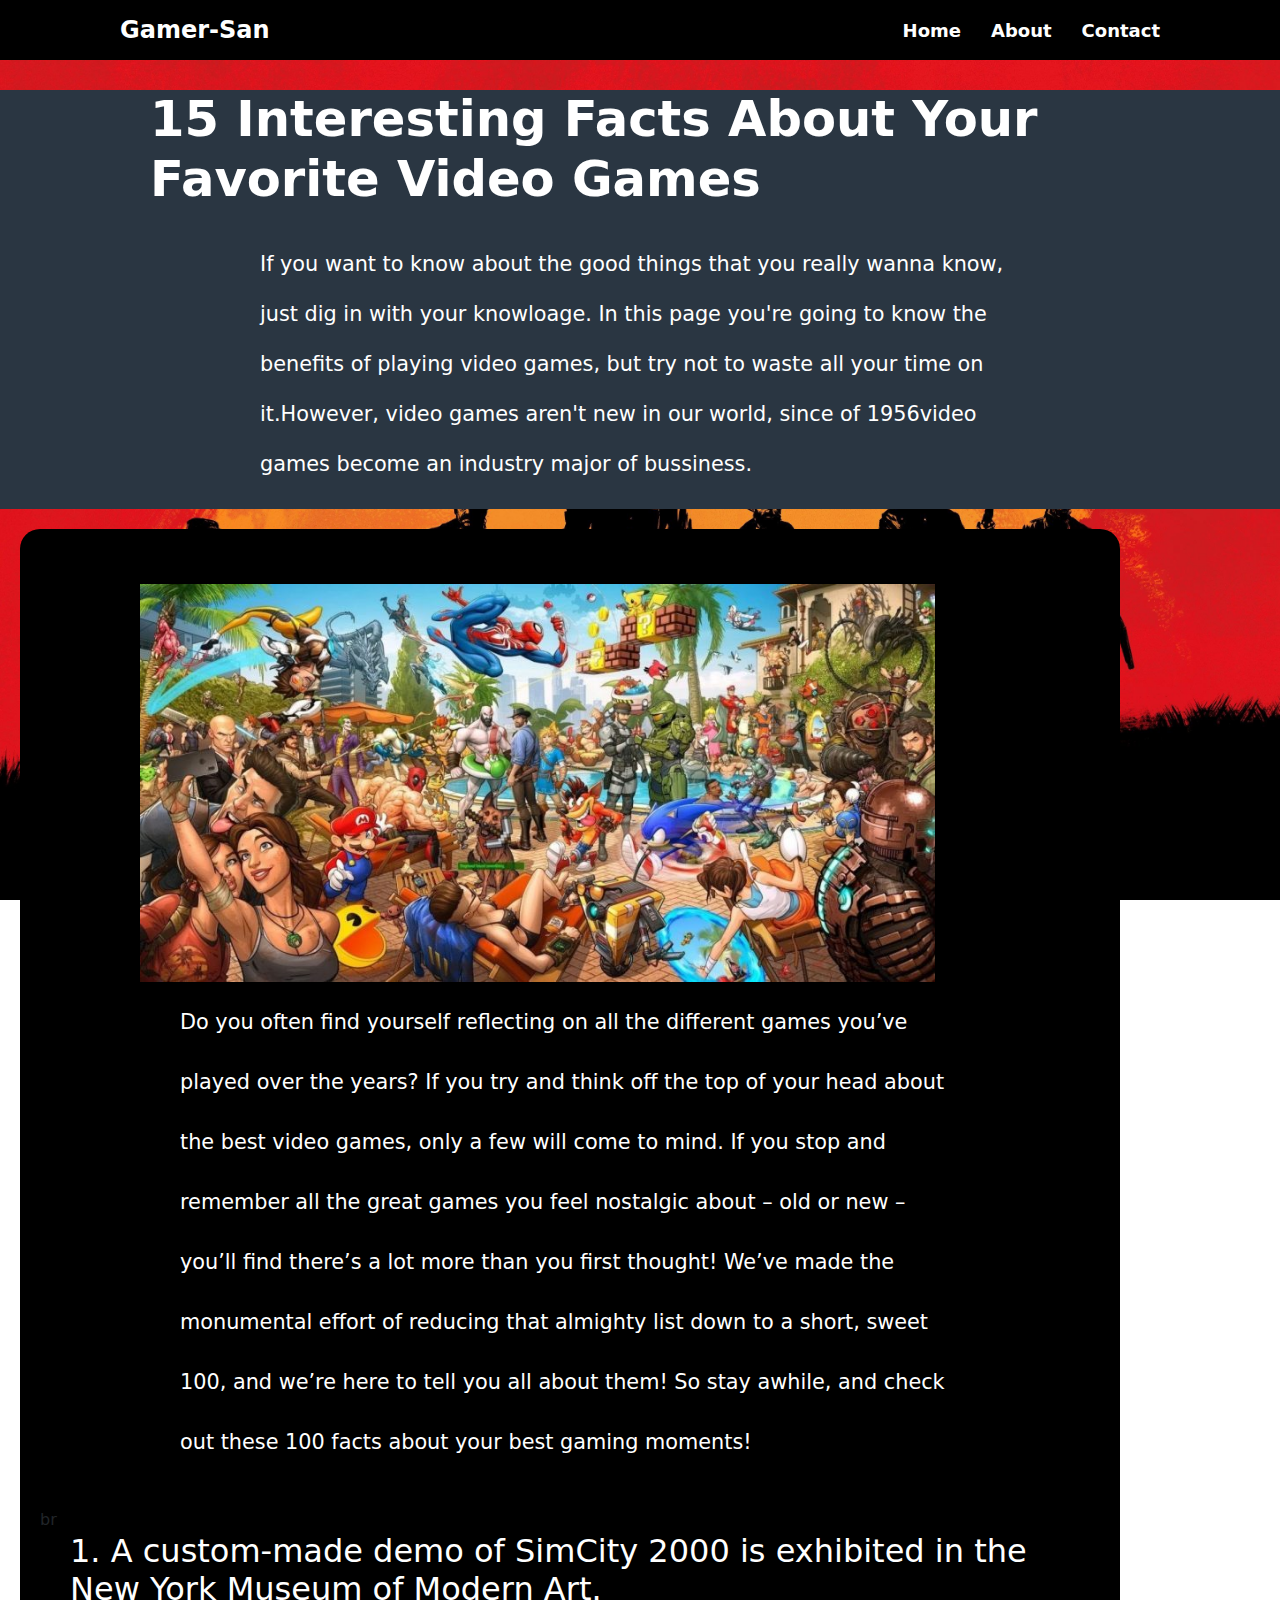
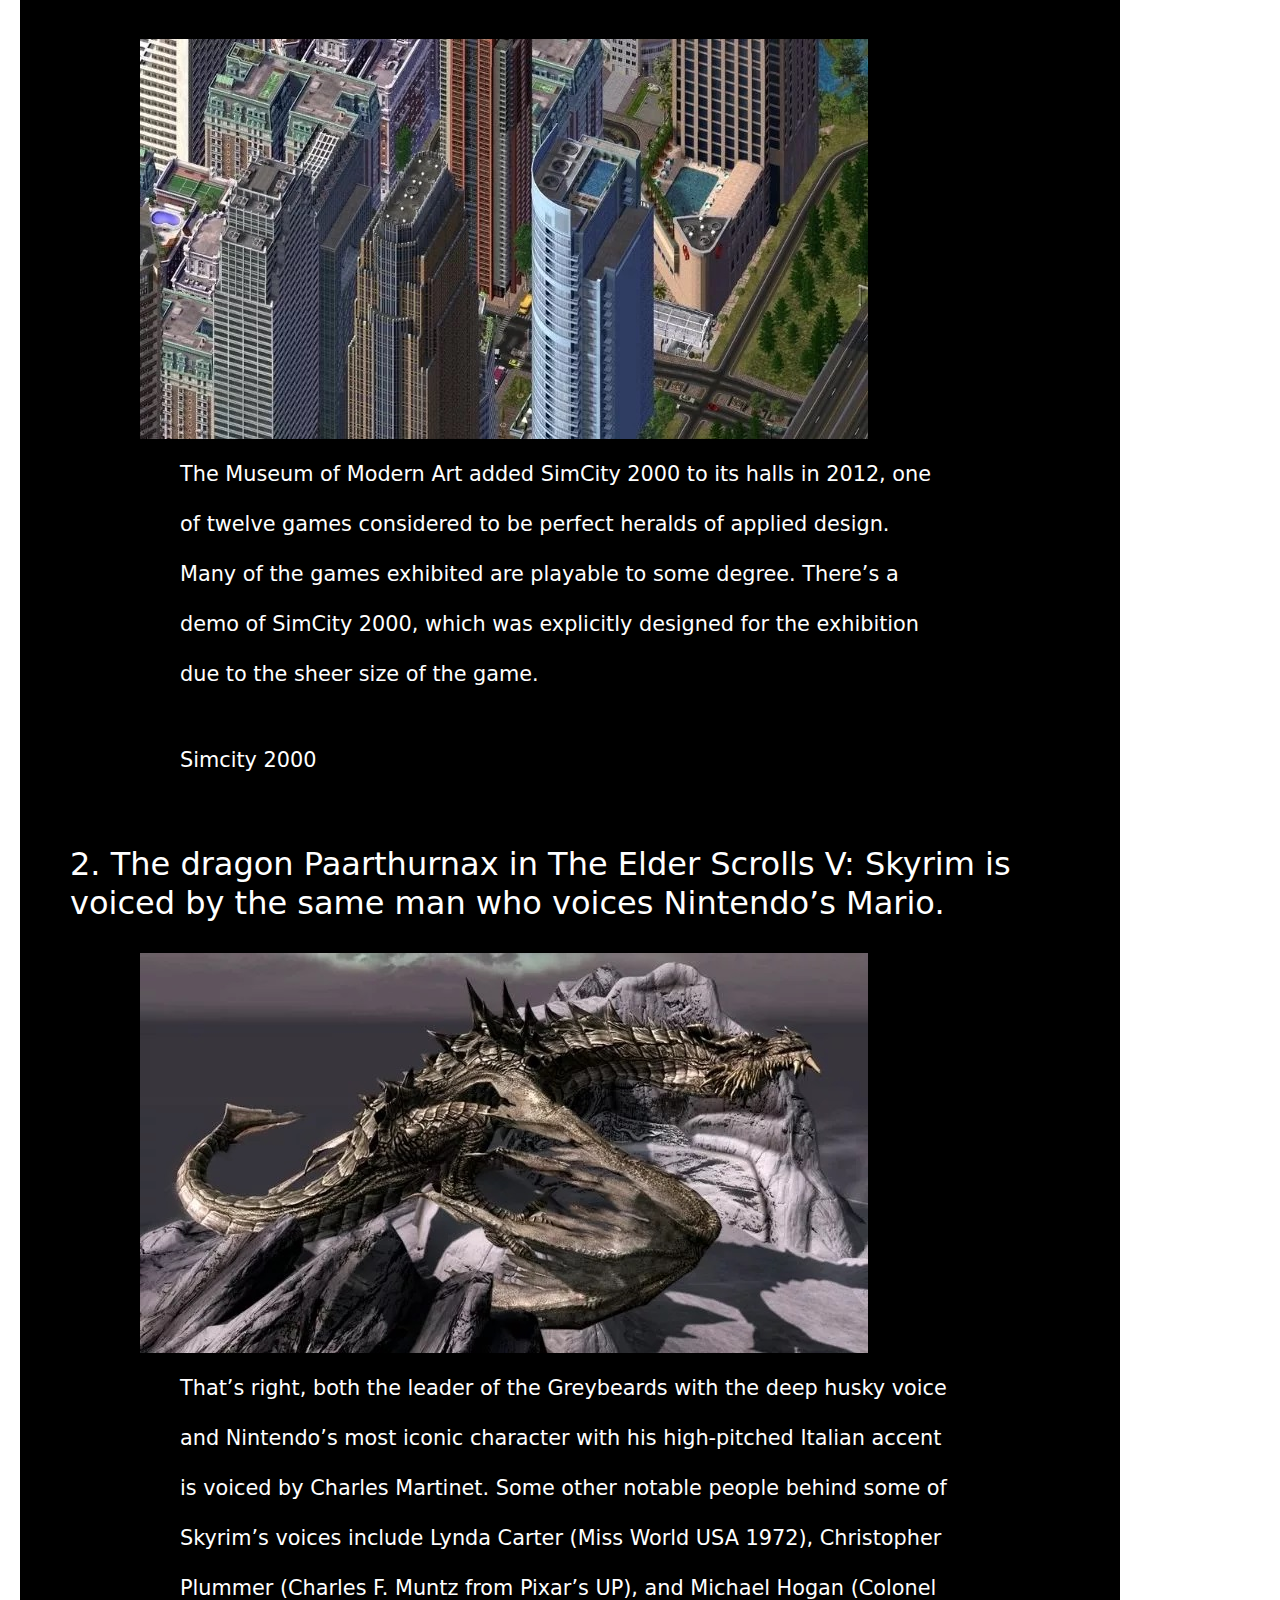
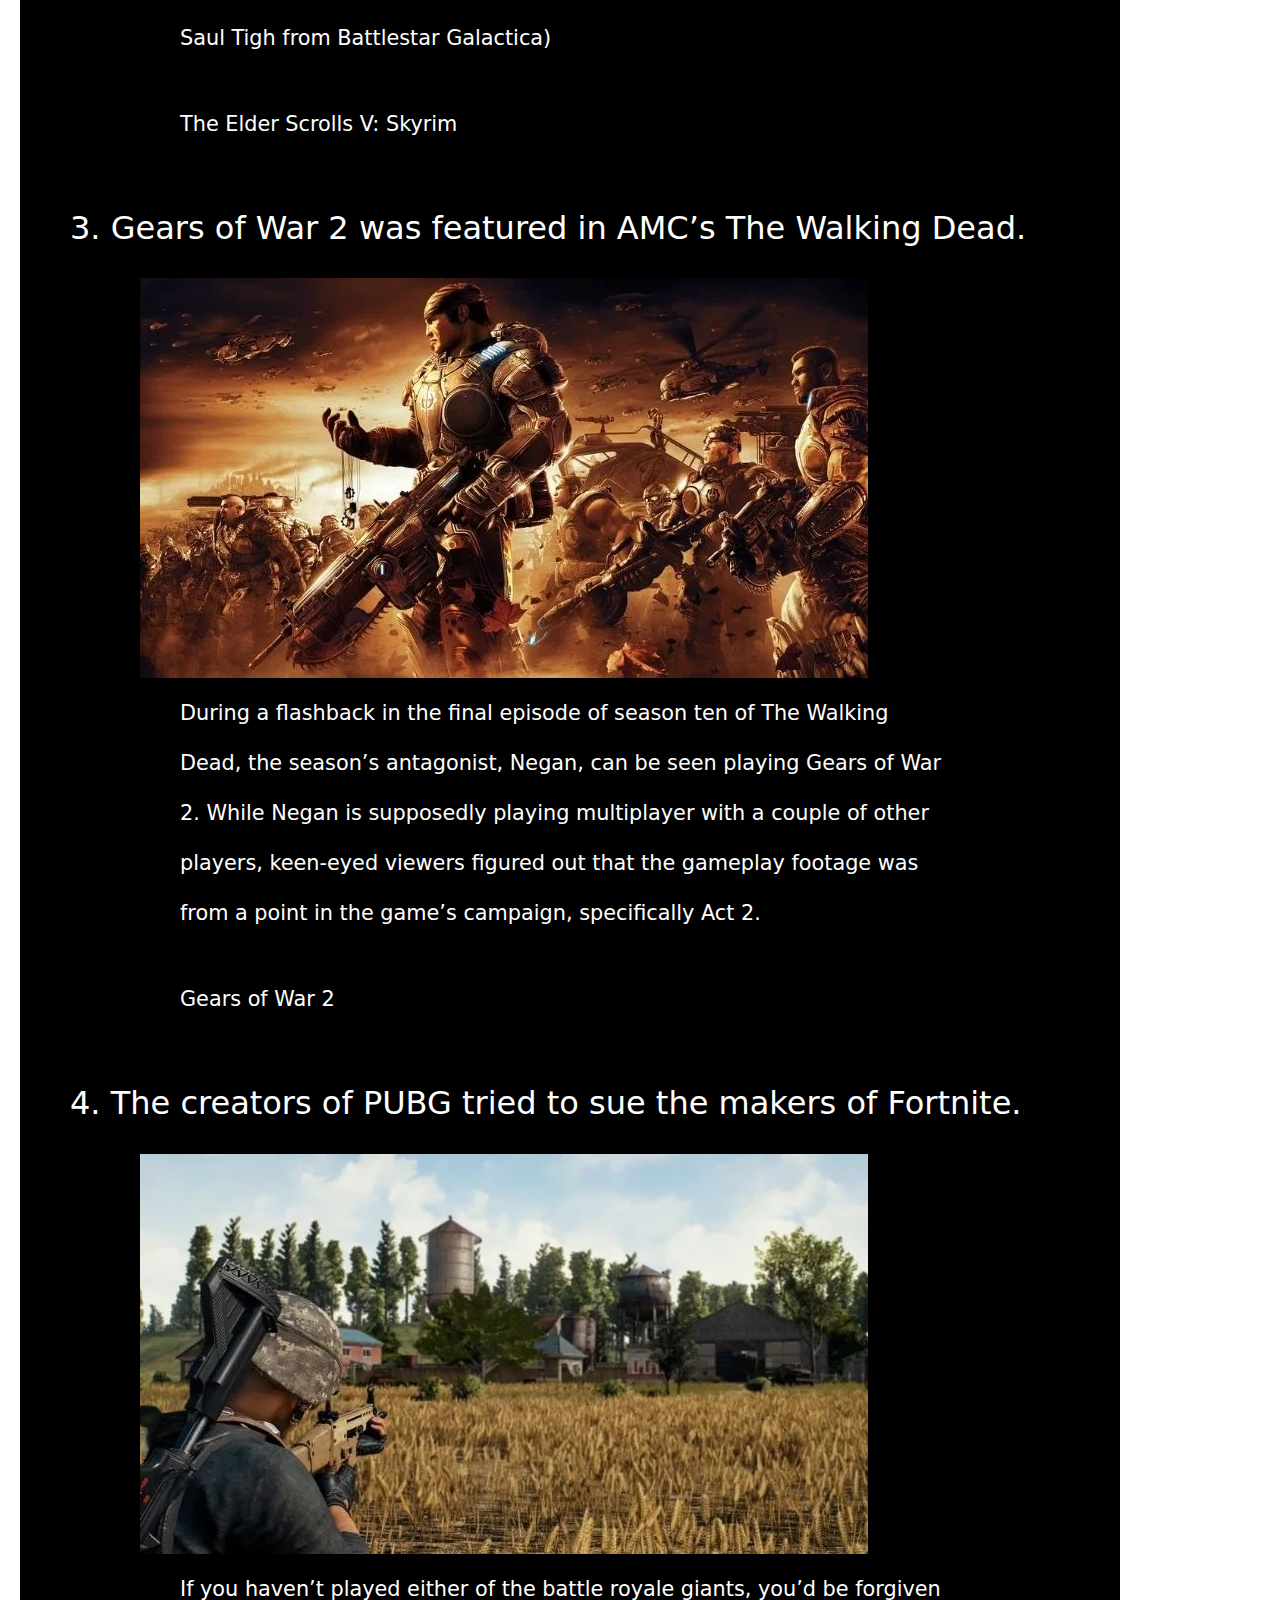
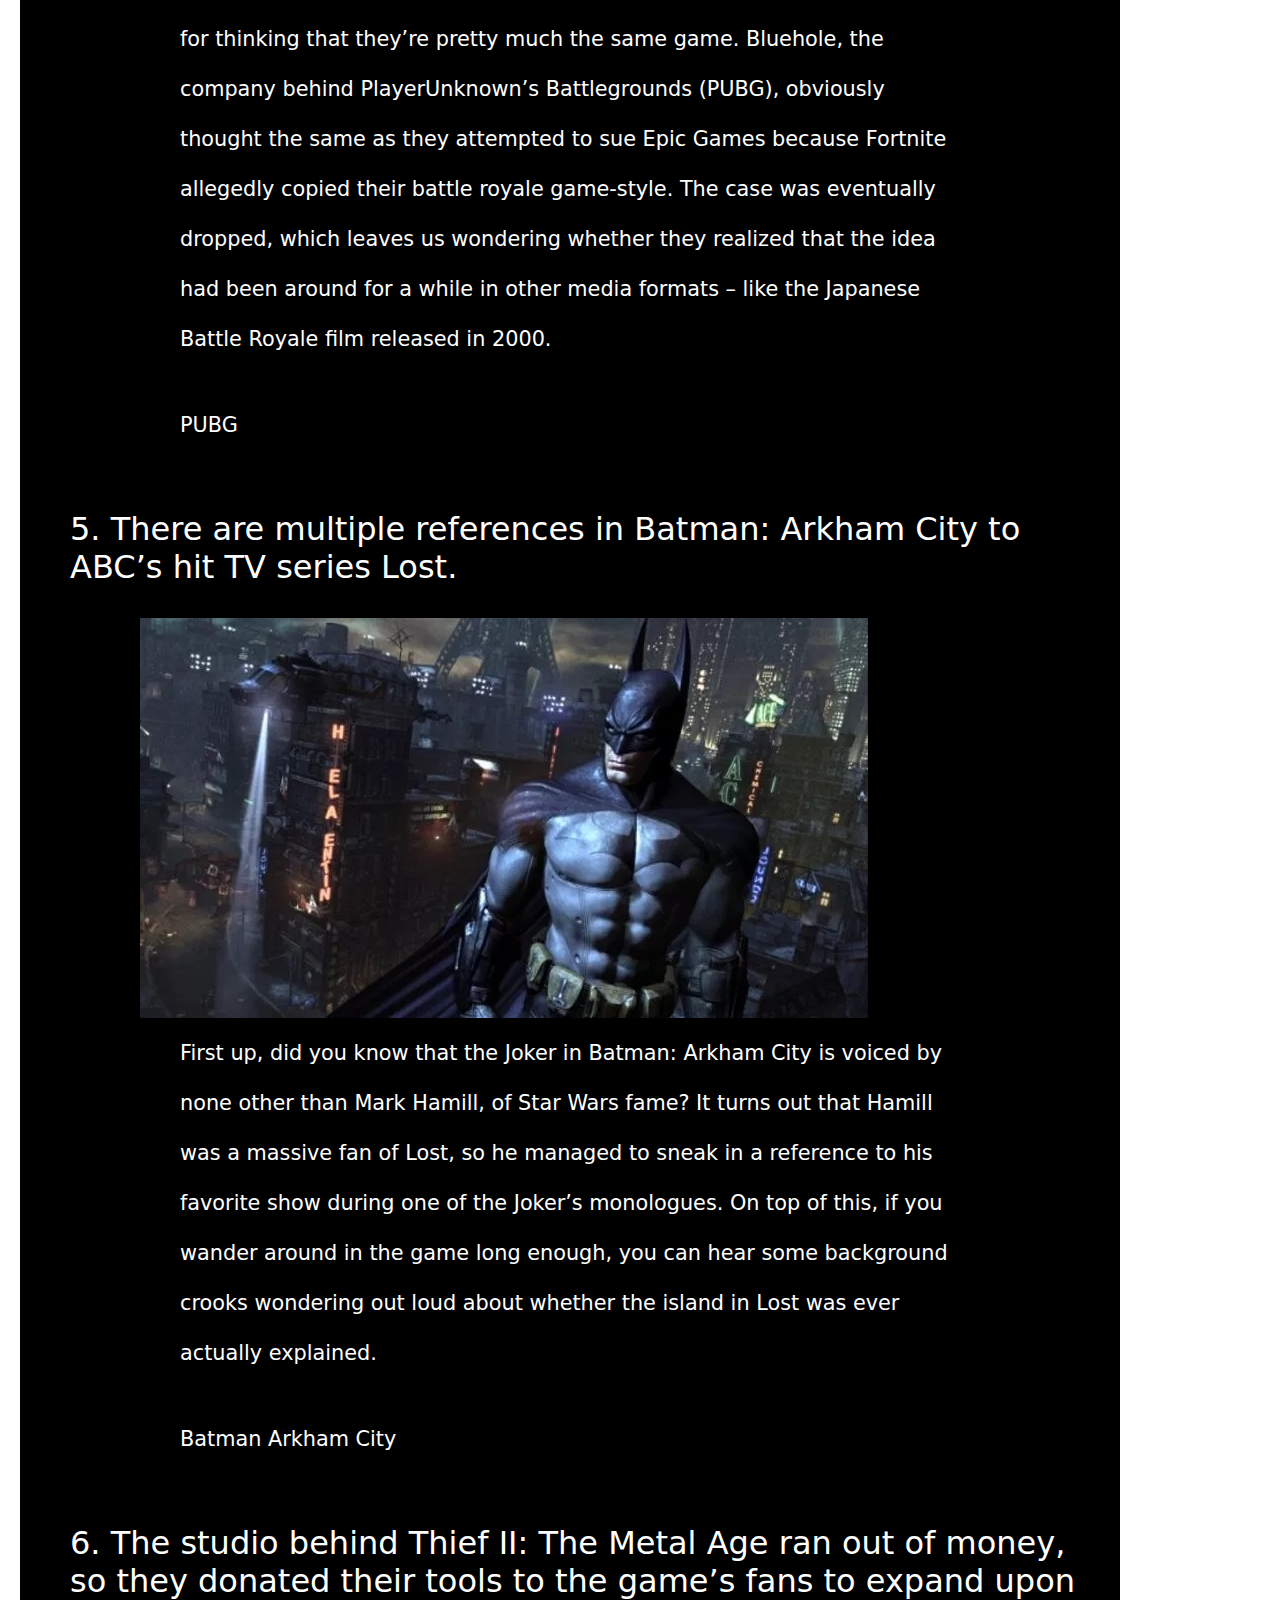
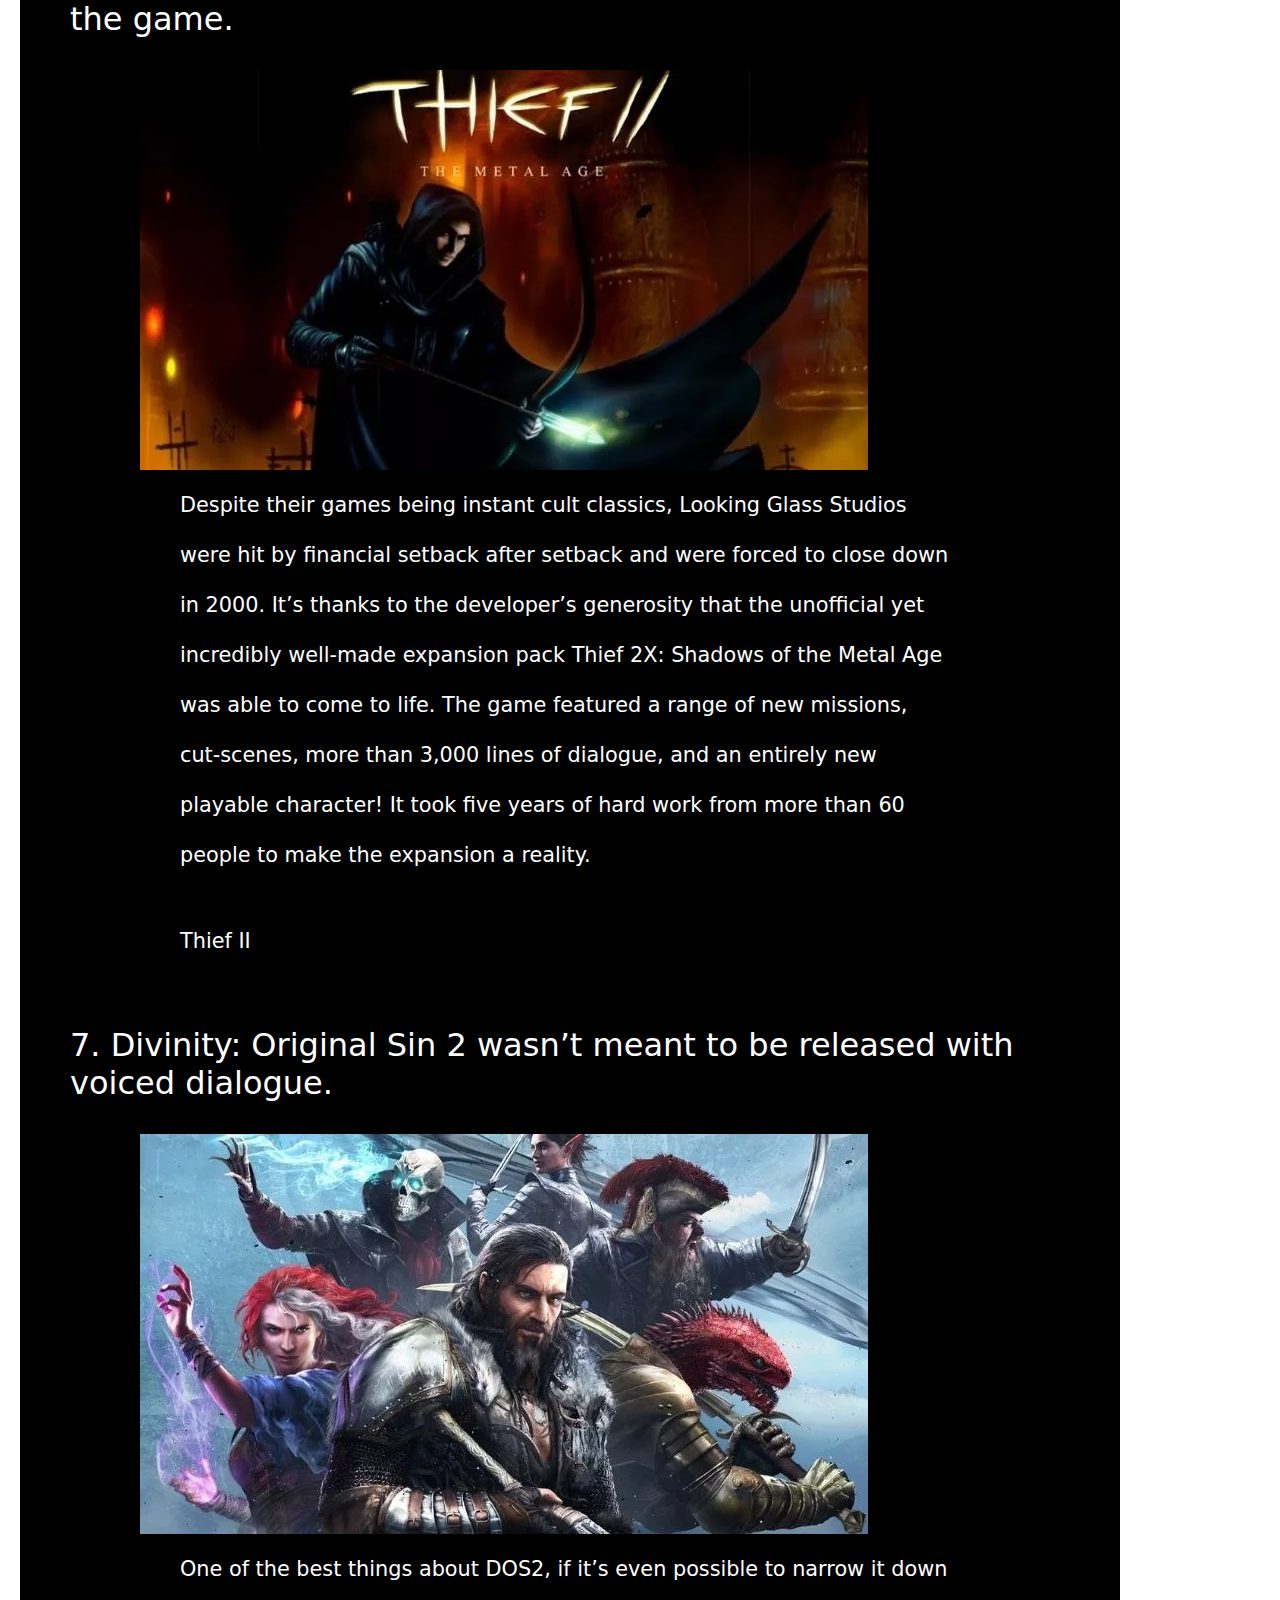
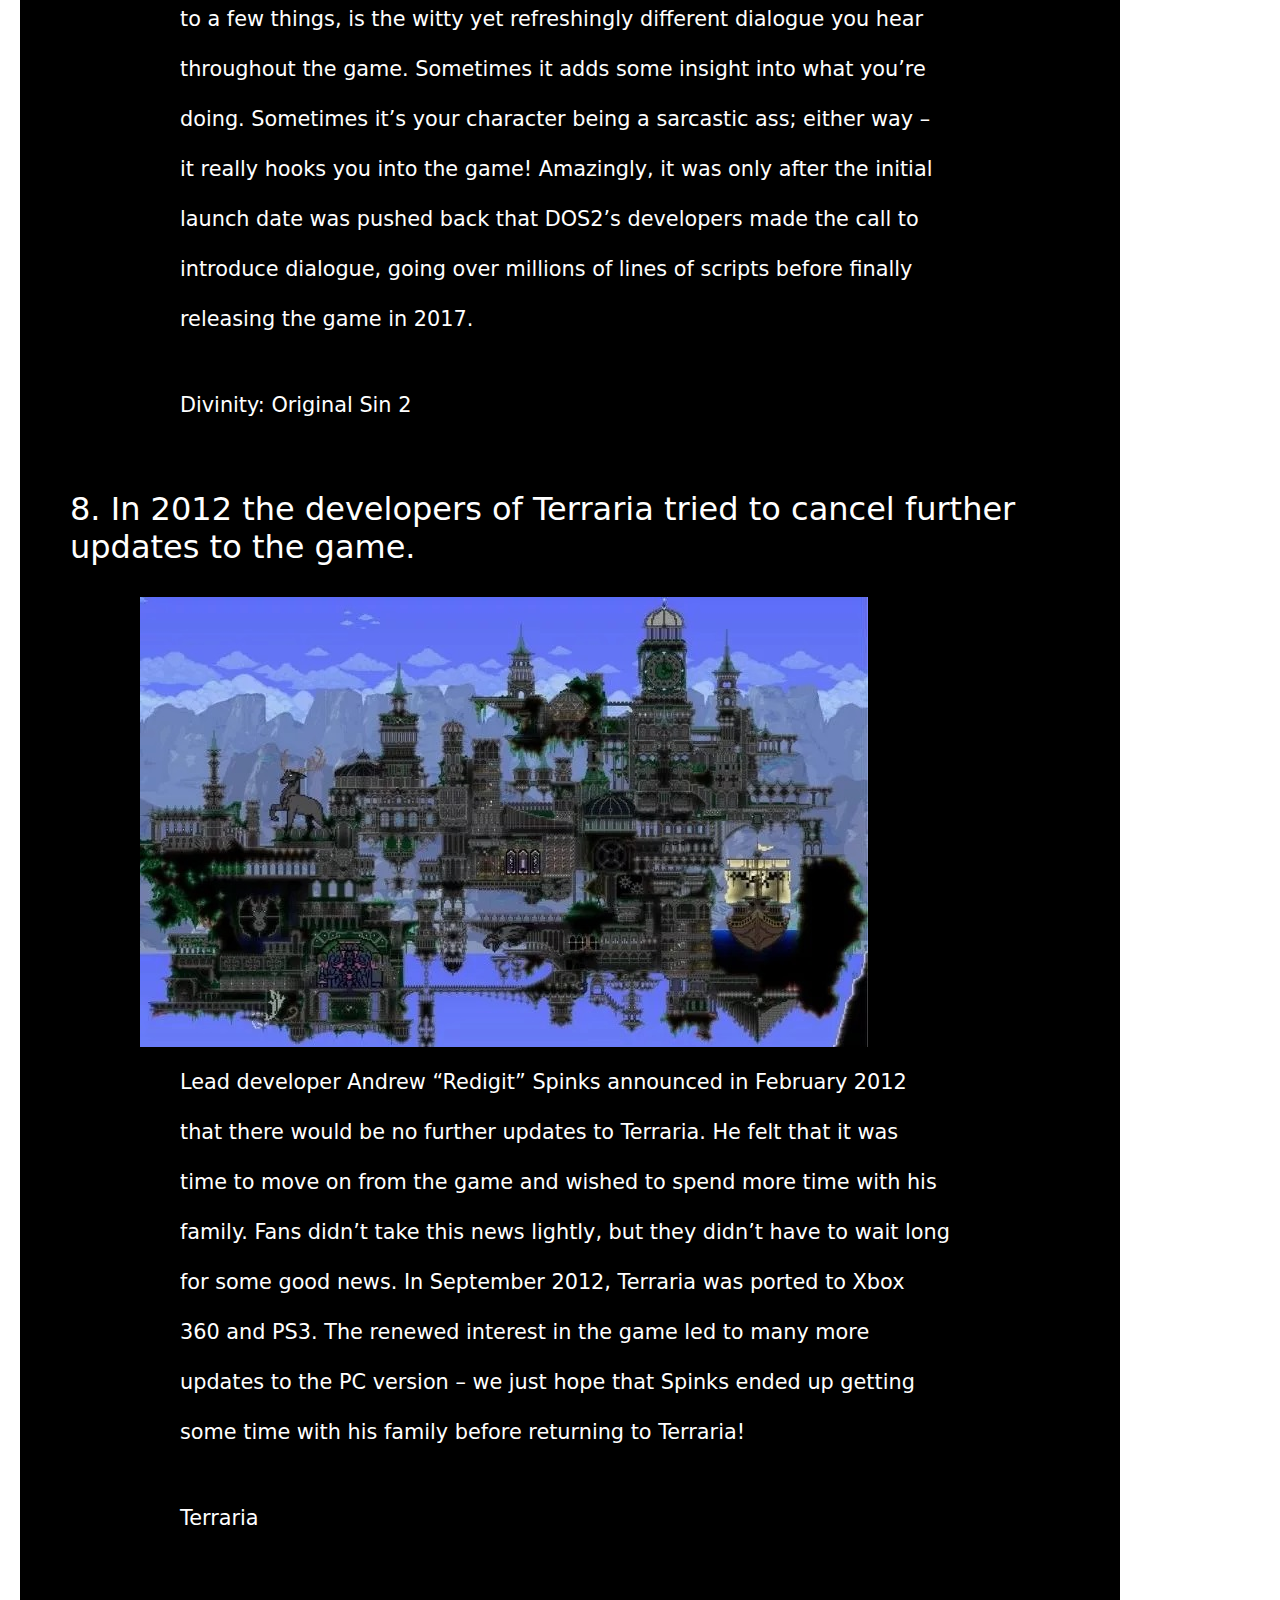
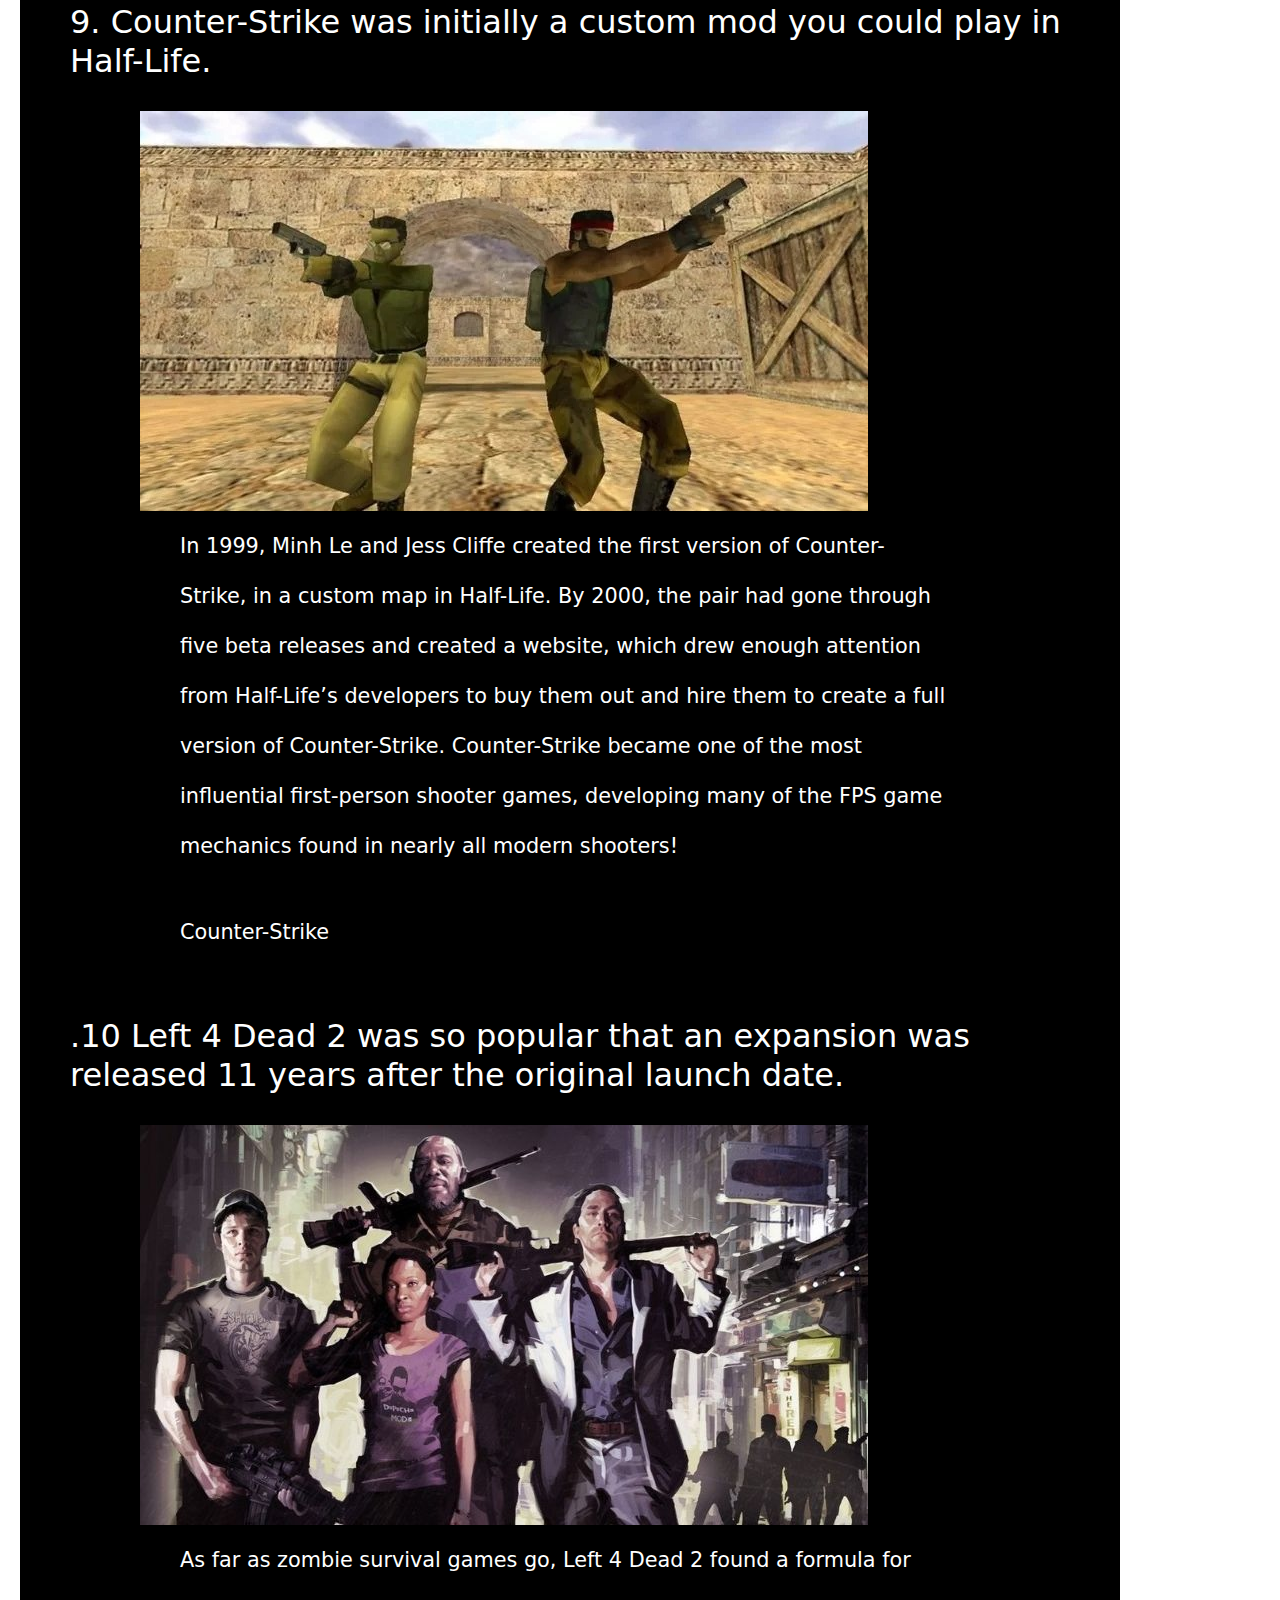
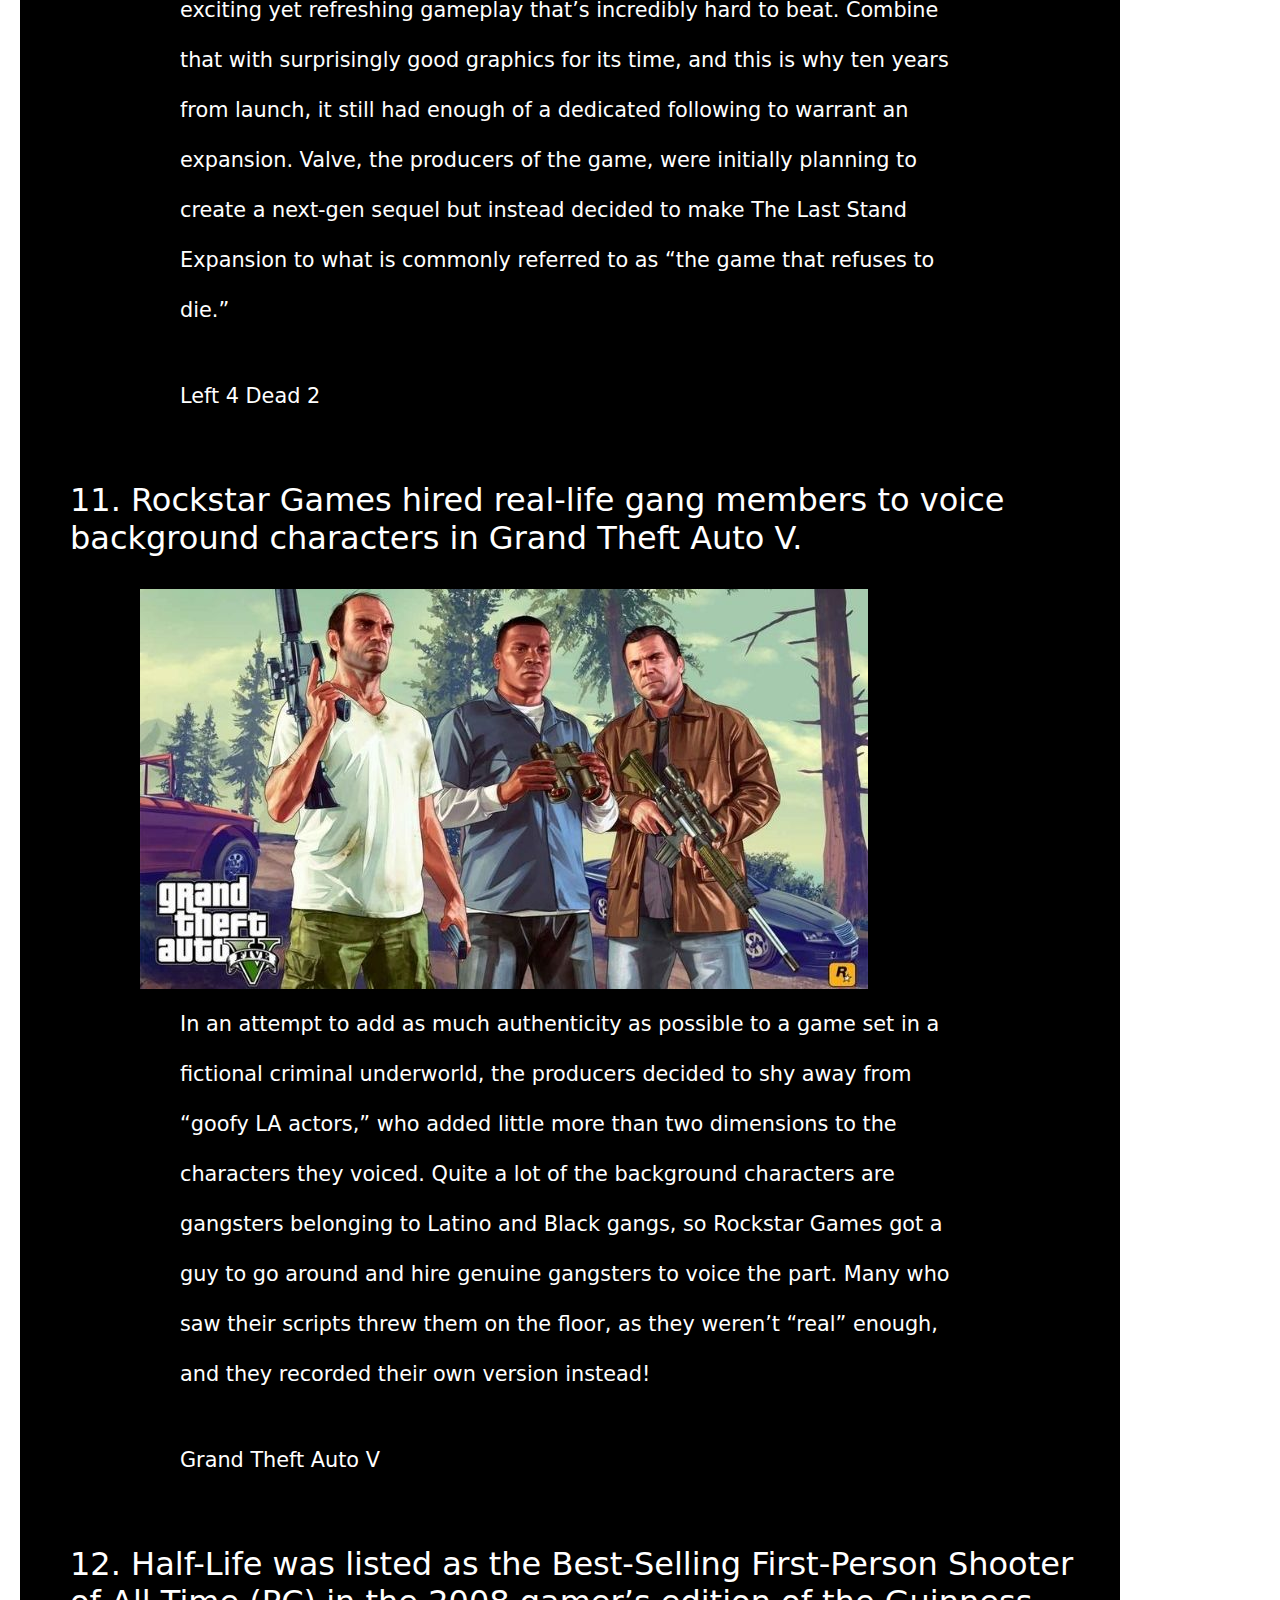
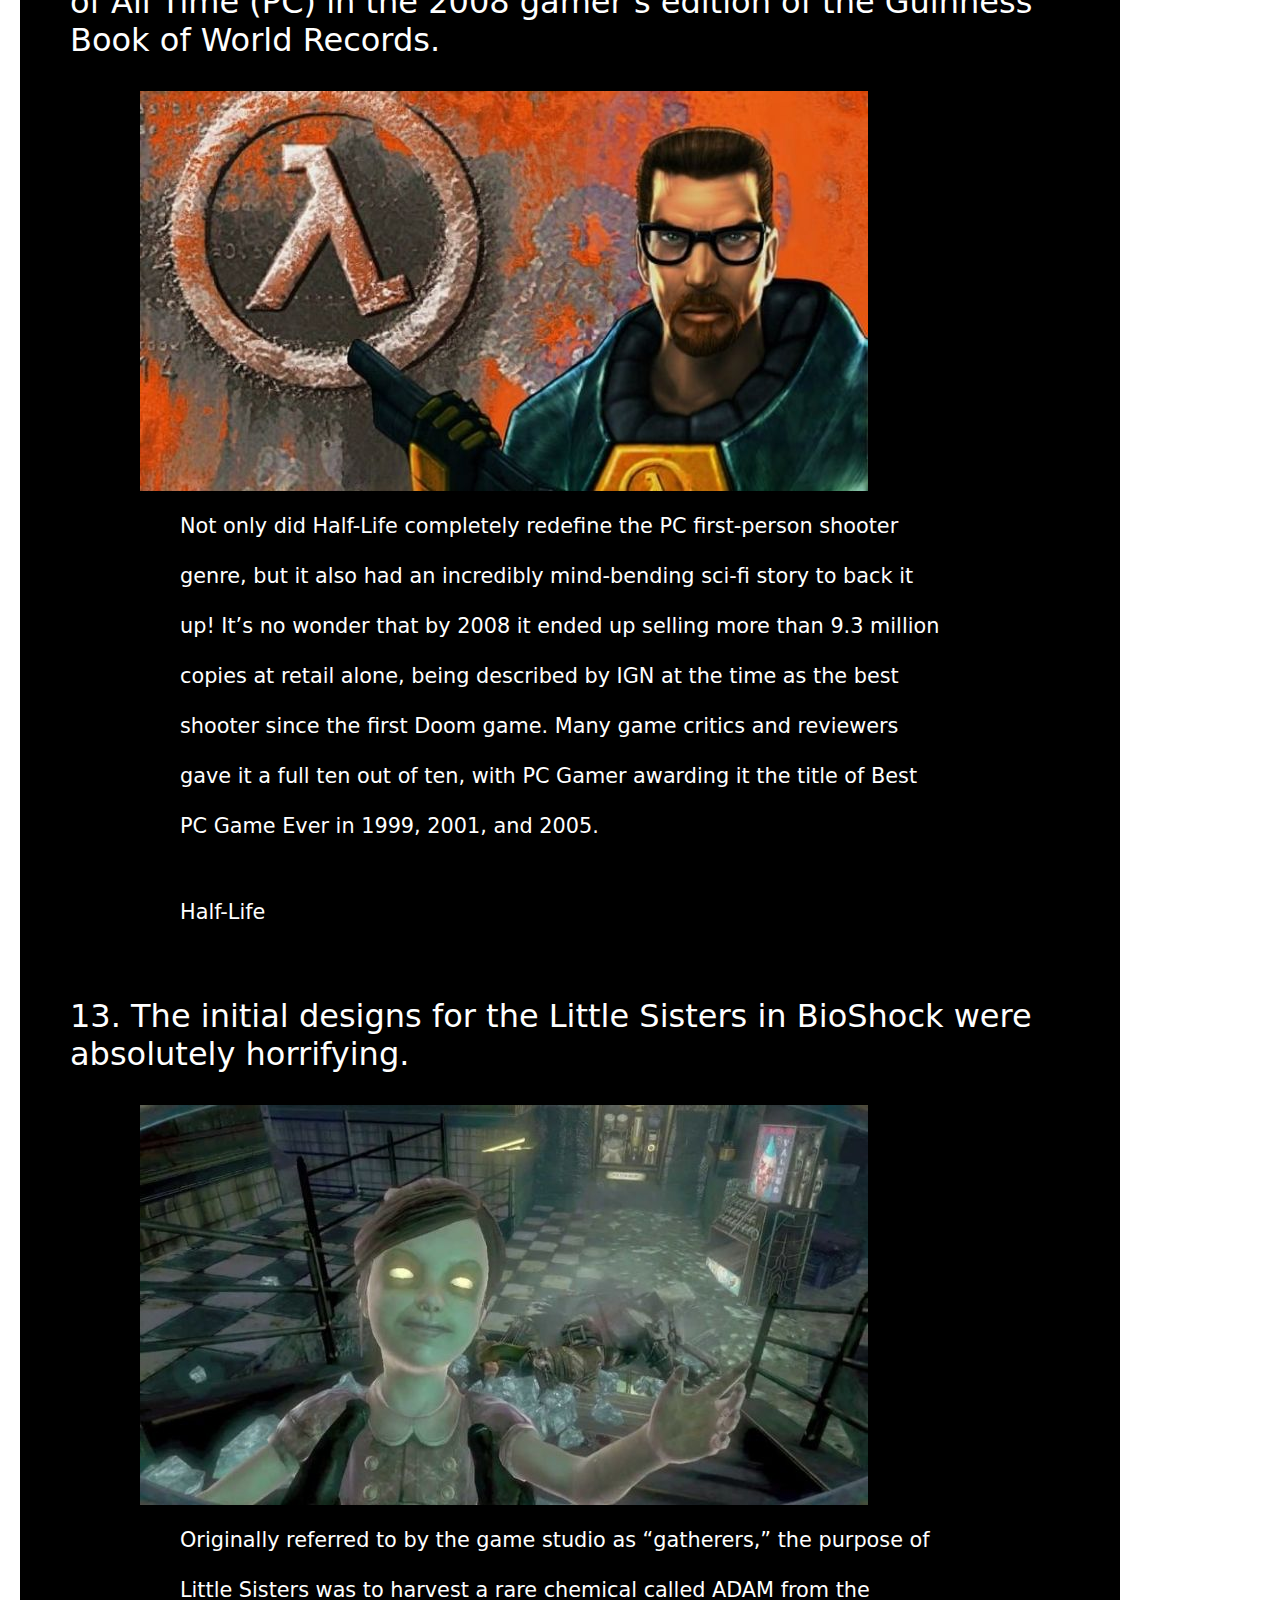
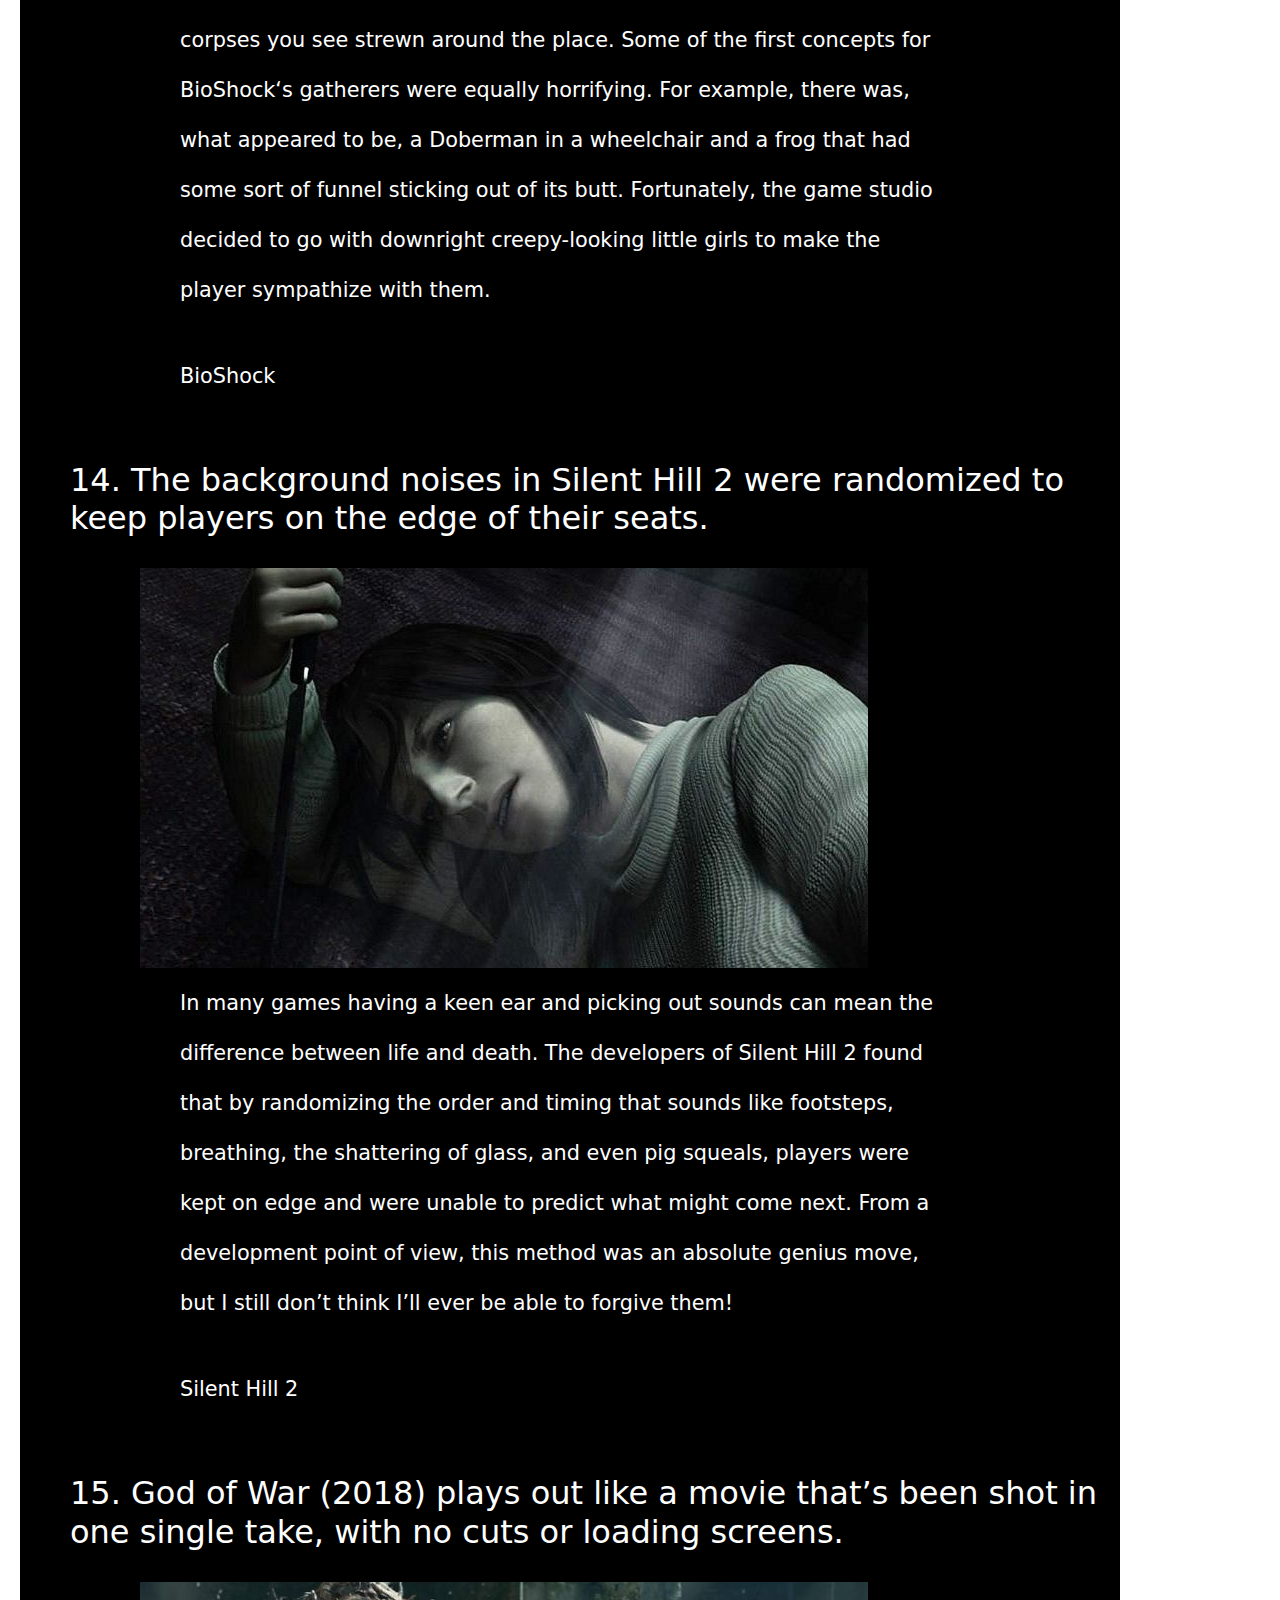
<file: index.html>
<!DOCTYPE html>
<html lang="en">
<head>
    <meta charset="UTF-8">
    <link rel="stylesheet" href="https://cdn.jsdelivr.net/npm/bootstrap@5.2.0/dist/js/bootstrap.bundle.min.js">
    <link rel="stylesheet" href="https://cdn.jsdelivr.net/npm/bootstrap@5.2.0/dist/css/bootstrap.min.css">
    <meta http-equiv="X-UA-Compatible" content="IE=edge">
    <meta name="viewport" content="width=device-width, initial-scale=1.0">
    <title>15 interesting Facts That You Have To Read About</title>
    <link rel="stylesheet" href="style.css">
</head>
<body>
    <nav class="navbar">
        <div class="container">
            <div class="logo">Gamer-San</div>
            <ul class="nav">
                <li>
                    <a href="Home.html">Home</a>
                </li>
                <li>
                    <a href="About.html">About</a>
                </li>
                <li>
                    <a href="Contact.html">Contact</a>
                </li>
            </ul>
        </div>
        
    </nav>

    <header class="header">
        <div class="container">
            <div>
                <h1> 15 Interesting Facts About Your Favorite Video Games</h1>
                <p>
                    If you want to know about the good things that you really wanna know, just dig in with your knowloage.

                    In this page you're going to know the benefits of playing video games, but try not to waste all your time on it.However, 
                    video games aren't new in our world, since of 1956video games become an industry major of bussiness.  
                </p>
            </div>
        </div>
    </header>

    <section class="a">
        <div class="container">
            <div class="box">
                <br>
                <img src="./Images/Background title.jpg" alt="">
                <p>
                    Do you often find yourself reflecting on all the different games you’ve played over the years?

                    If you try and think off the top of your head about the best video games, only a few will come to mind.

                    If you stop and remember all the great games you feel nostalgic about – old or new – you’ll find there’s a lot more than you first thought!

                    We’ve made the monumental effort of reducing that almighty list down to a short, sweet 100, and we’re here to tell you all about them!

                    So stay awhile, and check out these 100 facts about your best gaming moments! 
                </p>
                
            </div>
            br
            <div class="b">
                <h2> 1. A custom-made demo of SimCity 2000 is exhibited in the New York Museum of Modern Art.</h2>
                <img src="./Images/fact-6-simcity.jpg" alt="simcity">
                <p>
                    The Museum of Modern Art added SimCity 2000 to its halls in 2012, one of twelve games considered to be perfect heralds of applied design.

                    Many of the games exhibited are playable to some degree.

                    There’s a demo of SimCity 2000, which was explicitly designed for the exhibition due to the sheer size of the game.
                </p>
                <p><a href="https://en.wikipedia.org/wiki/SimCity_2000#:~:text=SimCity%202000%20is%20played%20from,further%20development%20of%20the%20city." target="_blank">Simcity 2000</a></p>
                
                <br>
            </div>
            <div class="c">
                <h2> 2. The dragon Paarthurnax in The Elder Scrolls V: Skyrim is voiced by the same man who voices Nintendo’s Mario.</h2>
                <img src="./Images/fact-4-skyrim.jpg" alt="">
                <p>
                    That’s right, both the leader of the Greybeards with the deep husky voice and Nintendo’s most iconic character with his high-pitched Italian accent is voiced by Charles Martinet.

                    Some other notable people behind some of Skyrim’s voices include Lynda Carter (Miss World USA 1972), Christopher Plummer (Charles F. Muntz from Pixar’s UP), and Michael Hogan (Colonel Saul Tigh from Battlestar Galactica)
                </p>
                <p><a href="https://en.wikipedia.org/wiki/The_Elder_Scrolls_V:_Skyrim" target="_blank">The Elder Scrolls V: Skyrim</a></p>
                <br>

                <h2> 3. Gears of War 2 was featured in AMC’s The Walking Dead.</h2>
                <img src="./Images/fact-3-gears 2.jpg" alt="">
                <P>
                    During a flashback in the final episode of season ten of The Walking Dead, the season’s antagonist, Negan, can be seen playing Gears of War 2.

                    While Negan is supposedly playing multiplayer with a couple of other players, keen-eyed viewers figured out that the gameplay footage was from a point in the game’s campaign, specifically Act 2. 
                </P>
                <p><a href="https://en.wikipedia.org/wiki/Gears_of_War_2" target="_blank">Gears of War 2</a></p>
                <br>
                <h2> 4. The creators of PUBG tried to sue the makers of Fortnite.</h2>
                <img src="./Images/fact-5-pubg.jpg" alt="">
                <p>
                    If you haven’t played either of the battle royale giants, you’d be forgiven for thinking that they’re pretty much the same game.

                    Bluehole, the company behind PlayerUnknown’s Battlegrounds (PUBG), obviously thought the same as they attempted to sue Epic Games because Fortnite allegedly copied their battle royale game-style.

                    The case was eventually dropped, which leaves us wondering whether they realized that the idea had been around for a while in other media formats – like the Japanese Battle Royale film released in 2000.

                </p>
                <p><a href="https://en.wikipedia.org/wiki/PUBG:_Battlegrounds" target="_blank">PUBG</a></p>
                <br>
                <h2> 5. There are multiple references in Batman: Arkham City to ABC’s hit TV series Lost.</h2>
                <img src="./Images/fact-1-batman.jpg" alt="">
                <p>
                    First up, did you know that the Joker in Batman: Arkham City is voiced by none other than Mark Hamill, of Star Wars fame?

                    It turns out that Hamill was a massive fan of Lost, so he managed to sneak in a reference to his favorite show during one of the Joker’s monologues.

                    On top of this, if you wander around in the game long enough, you can hear some background crooks wondering out loud about whether the island in Lost was ever actually explained.
                </p>
                <p><a href="https://en.wikipedia.org/wiki/Batman:_Arkham_City" target="_blank">Batman Arkham City</a></p>
                <br>
                <h2> 6. The studio behind Thief II: The Metal Age ran out of money, so they donated their tools to the game’s fans to expand upon the game.</h2>
                <img src="/Images/fact-8-thief.jpg" alt="">
                <p>
                    Despite their games being instant cult classics, Looking Glass Studios were hit by financial setback after setback and were forced to close down in 2000.

                    It’s thanks to the developer’s generosity that the unofficial yet incredibly well-made expansion pack Thief 2X: Shadows of the Metal Age was able to come to life.

                    The game featured a range of new missions, cut-scenes, more than 3,000 lines of dialogue, and an entirely new playable character!

                    It took five years of hard work from more than 60 people to make the expansion a reality.
                </p>
                <p><a href="https://en.wikipedia.org/wiki/Thief_II" target="_blank">Thief II</a></p>
                <br>
                <h2> 7. Divinity: Original Sin 2 wasn’t meant to be released with voiced dialogue.</h2>
                <img src="./Images/fact-divinity-original-sin-9.jpg" alt="">
                <p>
                    One of the best things about DOS2, if it’s even possible to narrow it down to a few things, is the witty yet refreshingly different dialogue you hear throughout the game.

                    Sometimes it adds some insight into what you’re doing. Sometimes it’s your character being a sarcastic ass; either way – it really hooks you into the game!

                    Amazingly, it was only after the initial launch date was pushed back that DOS2’s developers made the call to introduce dialogue, going over millions of lines of scripts before finally releasing the game in 2017.
                </p>
                <p><a href="https://en.wikipedia.org/wiki/Divinity:_Original_Sin_II" target="_blank">Divinity: Original Sin 2</a></p>
                <br>
                <h2> 8. In 2012 the developers of Terraria tried to cancel further updates to the game.</h2>
                <img src="./Images/facts-7-terraria.jpg" alt="">
                <p>
                    Lead developer Andrew “Redigit” Spinks announced in February 2012 that there would be no further updates to Terraria.

                    He felt that it was time to move on from the game and wished to spend more time with his family.

                    Fans didn’t take this news lightly, but they didn’t have to wait long for some good news.

                    In September 2012, Terraria was ported to Xbox 360 and PS3. The renewed interest in the game led to many more updates to the PC version – we just hope that Spinks ended up getting some time with his family before returning to Terraria!
                </p>
                <p><a href="https://terraria.fandom.com/wiki/Terraria_Wiki" target="_blank">Terraria</a></p>
                <br>
                <h2> 9. Counter-Strike was initially a custom mod you could play in Half-Life.</h2>
                <img src="./Images/fact-counter-strike-8.jpg" alt="">
                <p>
                    In 1999, Minh Le and Jess Cliffe created the first version of Counter-Strike, in a custom map in Half-Life.
                    By 2000, the pair had gone through five beta releases and created a website, which drew enough attention from Half-Life’s developers to buy them out and hire them to create a full version of Counter-Strike.

                    Counter-Strike became one of the most influential first-person shooter games, developing many of the FPS game mechanics found in nearly all modern shooters!
                </p>
                <p><a href="https://en.wikipedia.org/wiki/Counter-Strike" target="_blank">Counter-Strike</a></p>
                <br>
                <h2> .10 Left 4 Dead 2 was so popular that an expansion was released 11 years after the original launch date.</h2>
                <img src="./Images/left 4 dead.jpg" alt="">
                <p>
                    As far as zombie survival games go, Left 4 Dead 2 found a formula for exciting yet refreshing gameplay that’s incredibly hard to beat.

                    Combine that with surprisingly good graphics for its time, and this is why ten years from launch, it still had enough of a dedicated following to warrant an expansion.

                    Valve, the producers of the game, were initially planning to create a next-gen sequel but instead decided to make The Last Stand Expansion to what is commonly referred to as “the game that refuses to die.”
                </p>
                <p><a href="https://en.wikipedia.org/wiki/Left_4_Dead_2" target="_blank">Left 4 Dead 2</a></p>
                <br>
                <h2> 11. Rockstar Games hired real-life gang members to voice background characters in Grand Theft Auto V.</h2>
                <img src="/Images/video-game-facts-grand-theft-auto-v.jpg" alt="GTA v">
                <p>
                    In an attempt to add as much authenticity as possible to a game set in a fictional criminal underworld, the producers decided to shy away from “goofy LA actors,” who added little more than two dimensions to the characters they voiced.

                    Quite a lot of the background characters are gangsters belonging to Latino and Black gangs, so Rockstar Games got a guy to go around and hire genuine gangsters to voice the part.

                    Many who saw their scripts threw them on the floor, as they weren’t “real” enough, and they recorded their own version instead!
                </p>
                <p><a href="https://en.wikipedia.org/wiki/Grand_Theft_Auto_V" target="_blank">Grand Theft Auto V</a></p>
                <br>
                <h2> 12. Half-Life was listed as the Best-Selling First-Person Shooter of All Time (PC) in the 2008 gamer’s edition of the Guinness Book of World Records.</h2>
                <img src="/Images/video-game-facts-half-life.jpg" alt="">
                <p>
                    Not only did Half-Life completely redefine the PC first-person shooter genre, but it also had an incredibly mind-bending sci-fi story to back it up!

                    It’s no wonder that by 2008 it ended up selling more than 9.3 million copies at retail alone, being described by IGN at the time as the best shooter since the first Doom game.

                    Many game critics and reviewers gave it a full ten out of ten, with PC Gamer awarding it the title of Best PC Game Ever in 1999, 2001, and 2005.
                </p>
                <p><a href="https://en.wikipedia.org/wiki/Half-Life_(video_game)" target="_blank">Half-Life</a></p>
                <br>
                <h2> 13. The initial designs for the Little Sisters in BioShock were absolutely horrifying.</h2>
                <img src="/Images/video-game-facts-bioshock-little-sister.jpg" alt="">
                <p>
                    Originally referred to by the game studio as “gatherers,” the purpose of Little Sisters was to harvest a rare chemical called ADAM from the corpses you see strewn around the place.

                    Some of the first concepts for BioShock‘s gatherers were equally horrifying. For example, there was, what appeared to be, a Doberman in a wheelchair and a frog that had some sort of funnel sticking out of its butt.

                    Fortunately, the game studio decided to go with downright creepy-looking little girls to make the player sympathize with them.
                </p>
                <p><a href="https://en.wikipedia.org/wiki/BioShock" target="_blank">BioShock</a></p>
                <br>
                <h2> 14. The background noises in Silent Hill 2 were randomized to keep players on the edge of their seats.</h2>
                <img src="/Images/video-game-facts-silent-hill-2.jpg" alt="">
                <p>
                    In many games having a keen ear and picking out sounds can mean the difference between life and death.

                    The developers of Silent Hill 2 found that by randomizing the order and timing that sounds like footsteps, breathing, the shattering of glass, and even pig squeals, players were kept on edge and were unable to predict what might come next.

                    From a development point of view, this method was an absolute genius move, but I still don’t think I’ll ever be able to forgive them!
                </p>
                <p><a href="https://en.wikipedia.org/wiki/Silent_Hill_2" target="_blank">Silent Hill 2</a></p>
                <br>
                <h2> 15. God of War (2018) plays out like a movie that’s been shot in one single take, with no cuts or loading screens.</h2>
                <img src="./Images/video-game-facts-god-of-war-2018.jpg" alt="">
                <p>
                    In the movie industry, it’s pretty much impossible to film anything without taking multiple cuts, which has influenced how we put together stories – not just in movies but also in the vast majority of video games.
                    The creators of God of War (2018) wanted to try something different to pull the players focus more on Kratos himself and everything he was experiencing.

                    By doing this, they were able to immerse players into the game at an entirely new level!
                </p>
                <p><a href="https://en.wikipedia.org/wiki/God_of_War_(franchise)" target="_blank">God of War</a>
                </p>
                <br>
                <h3> If you intersting to know other facts about video games :</h3>
                <p><a href="https://www.thefactsite.com/100-video-game-facts/" target="_blank">Check out This Site </a></p>
            </div>
            <style>
                a:link {
color: rgb(255, 255, 255);
background-color: transparent;
text-decoration: none;
}
a:visited {
color: rgb(155, 51, 69);
background-color: transparent;
text-decoration: none;
}
a:hover {
color: red;
background-color: transparent;
text-decoration: none;
}
a:active {
color: rgb(137, 135, 187);
background-color: transparent;
text-decoration: none;
}
</style>
        </div>
    </section>
    


    <script src="https://cdn.jsdelivr.net/npm/@popperjs/core@2.11.5/dist/umd/popper.min.js" integrity="sha384-Xe+8cL9oJa6tN/veChSP7q+mnSPaj5Bcu9mPX5F5xIGE0DVittaqT5lorf0EI7Vk" crossorigin="anonymous"></script>
<script src="https://cdn.jsdelivr.net/npm/bootstrap@5.2.0/dist/js/bootstrap.min.js" integrity="sha384-ODmDIVzN+pFdexxHEHFBQH3/9/vQ9uori45z4JjnFsRydbmQbmL5t1tQ0culUzyK" crossorigin="anonymous"></script>
</body>
</html>
</file>
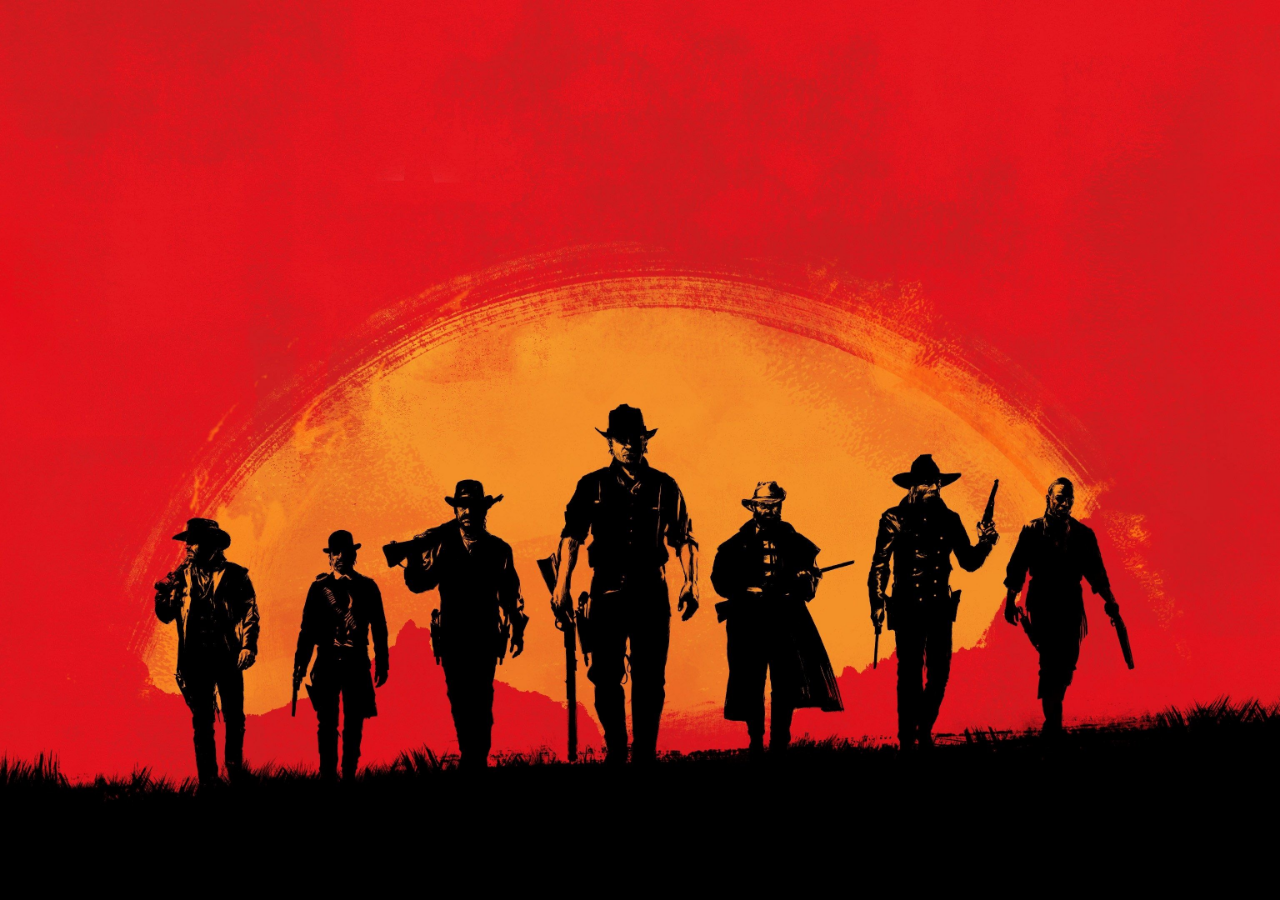
<file: About.html>
<!DOCTYPE html>
<html lang="en">
<head>
    <link rel="stylesheet" href="style.css">
    <meta charset="UTF-8">
    <meta http-equiv="X-UA-Compatible" content="IE=edge">
    <meta name="viewport" content="width=device-width, initial-scale=1.0">
    <title>About</title>
</head>
<body>
    
</body>
</html>
</file>
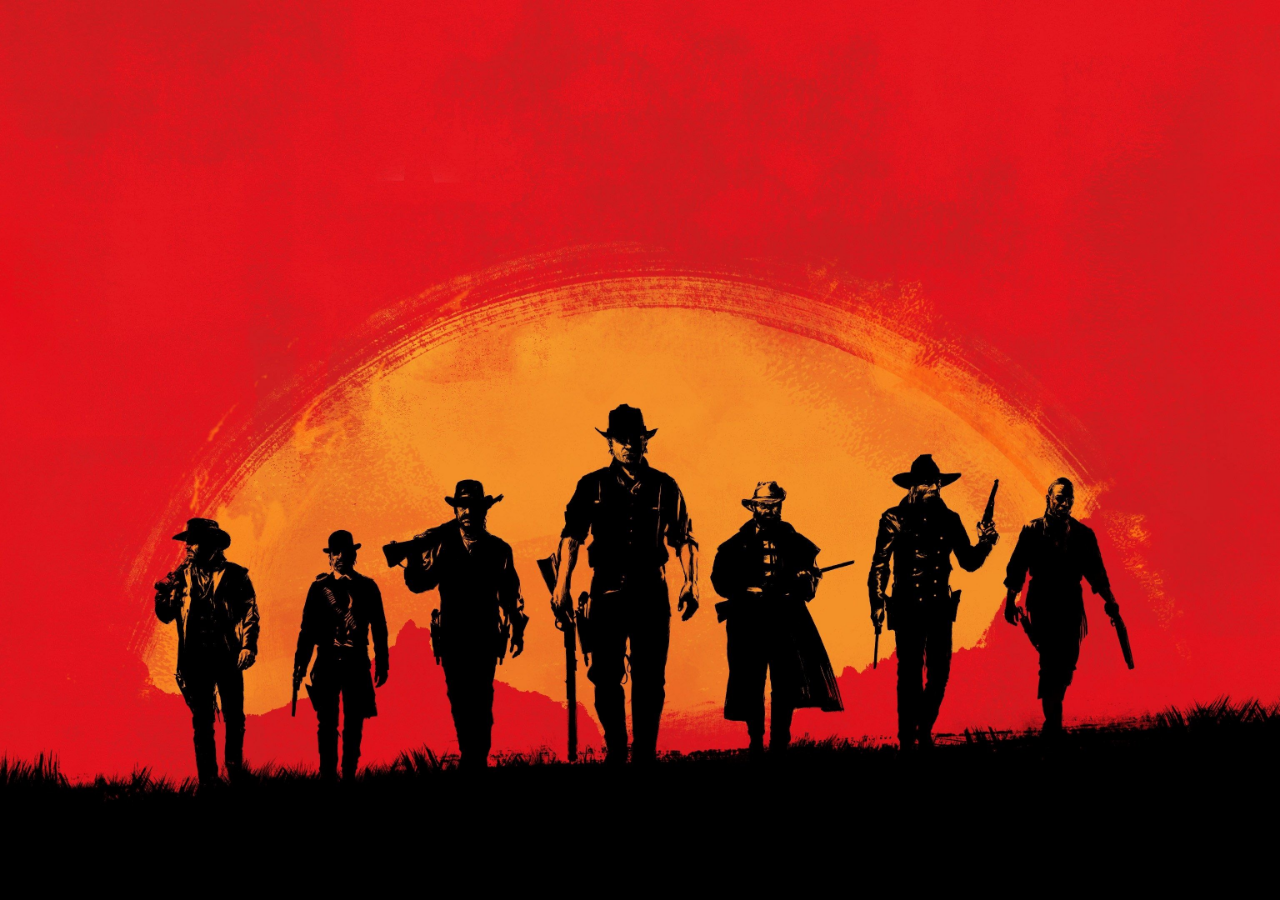
<file: contact.html>
<!DOCTYPE html>
<html lang="en">
<head>
    <link rel="stylesheet" href="">
    <link rel="stylesheet" href="style.css">
    <meta charset="UTF-8">
    <meta http-equiv="X-UA-Compatible" content="IE=edge">
    <meta name="viewport" content="width=device-width, initial-scale=1.0">
    <title>Contact</title>
</head>
<body>
    
</body>
</html>
</file>
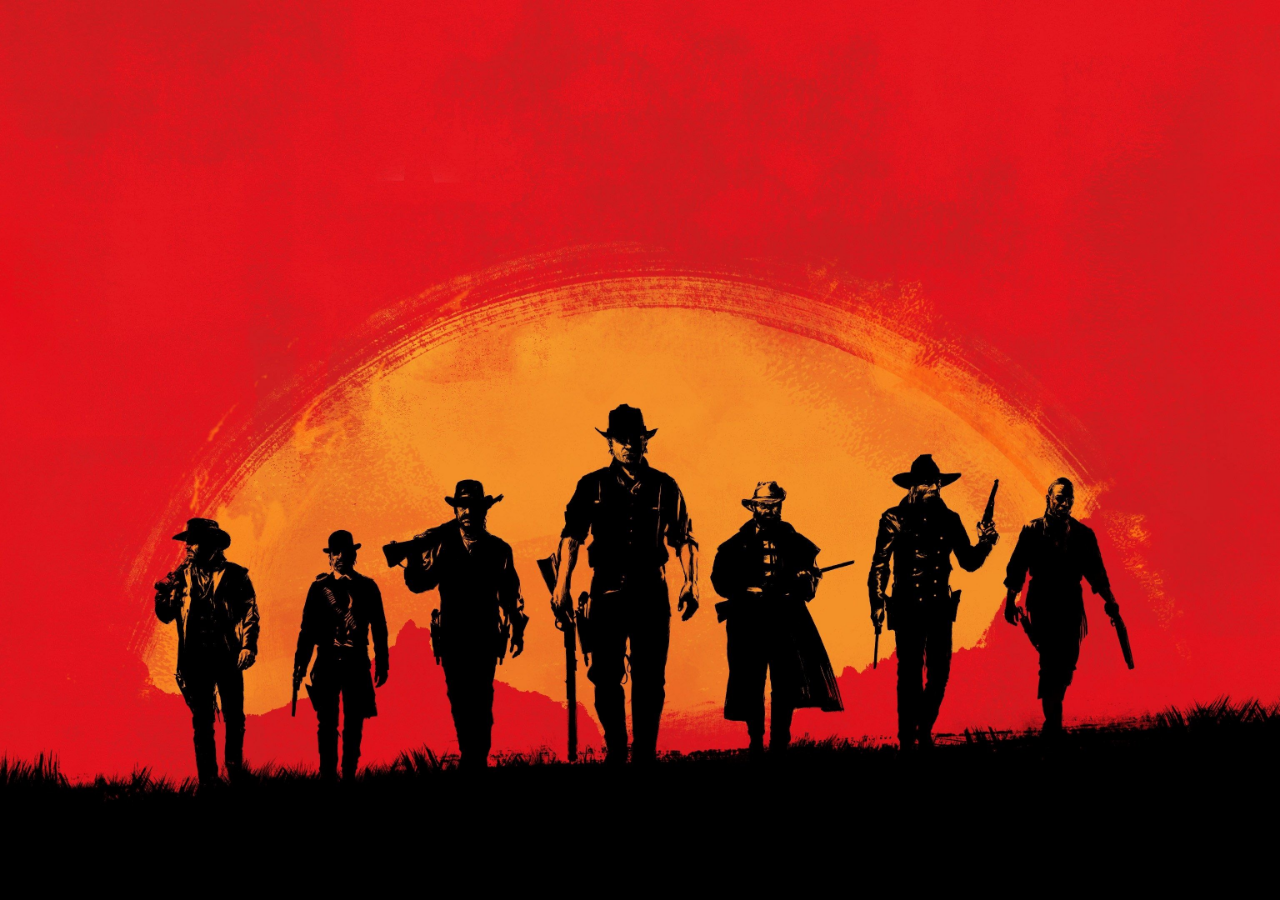
<file: Home.html>
<!DOCTYPE html>
<html lang="en">
<head>
    <link rel="stylesheet" href="style.css">
    <meta charset="UTF-8">
    <meta http-equiv="X-UA-Compatible" content="IE=edge">
    <meta name="viewport" content="width=device-width, initial-scale=1.0">
    <title>Home</title>
</head>
<body>
    
</body>
</html>
</file>
<file: style.css>
* {
    box-sizing: border-box;
    margin: 0;
    padding: 0;
}

body {
    font-family: system-ui, -apple-system, BlinkMacSystemFont, 'Segoe UI', Roboto, Oxygen, Ubuntu, Cantarell, 'Open Sans', 'Helvetica Neue', sans-serif;
    font-size: 16px;
    line-height: 1.5;
    background-image: url(./Images/Red\ Dead.jpg);
    background-position: center;
    background-attachment: fixed;
    background-size: 100pc;
}

h1{
    margin: 30px;
}

h2{
    margin-bottom: 15px;
    color: #fff;
    padding-left: 30px;
}
h3 {
    margin-bottom: 15px;
    color: #fff;
    padding-left: 30px;
}
p{
    color: #fff;
    margin-left: 100px;
    margin-right: 150px;
    padding-bottom: 20px;
    padding-left: 40px;
    font-size: 1.3rem;
    line-height: 50px;
    
}
.box p {
    line-height: 60px;
}

ul{
    list-style-type: none;
    text-decoration: none;
}
.container{
    max-width: 1100px;
    margin: 0 auto;
    padding: 0 30px;
}
.navbar{
    background: #000000;
    color: #fff;
    height: 60px;
}

.navbar .logo{
    font-size: x-large;
    font-weight: bold;
}

.navbar a {
    color: #fff;
    text-decoration: none;
    font-size: 18px;
    font-weight: bold;
}

.navbar a:hover {
    color: lightskyblue;
    text-decoration: none;
}

.navbar .container {
    display: flex;
    justify-content: space-between;
    align-items: center;
    height: 100%;
}

.navbar ul {
    display: flex;
}
.navbar ul li {
    margin-left: 30px;
}

.header {
    background-color: rgb(42, 54, 66);
    color: #fff;
    border: ;
    min-height: 13em;
    min-width: 13em;
}

.header h1{
    font-size: 3.1rem;
    font-weight: bold;
    line-height: 1.2;
}

.header .container {
    align-items: center;
    justify-content: space-between;
    border-radius: 100px;
}
.a .container {
    border-radius: 20px;
    background-color: black;
    margin-left: 80px;
    margin-right: 80px;
    justify-items: center;
    justify-content: space-between;
    padding: 15px 20px;
    margin: 20px;
}

.container img{
    max-width: 75%;
    margin-left: 100px;
    margin-top: 16px;
    margin-bottom: 10px;
}

















/*.navbar ul li a{
    text-decoration: none;
    color: rgb(255, 255, 255);
    padding: 5px;
    
}
.navbar ul li a:hover{
    color: #fff;
    background-color: green;
    padding: 10px;
    border-radius: 20px;
}*/
</file>
